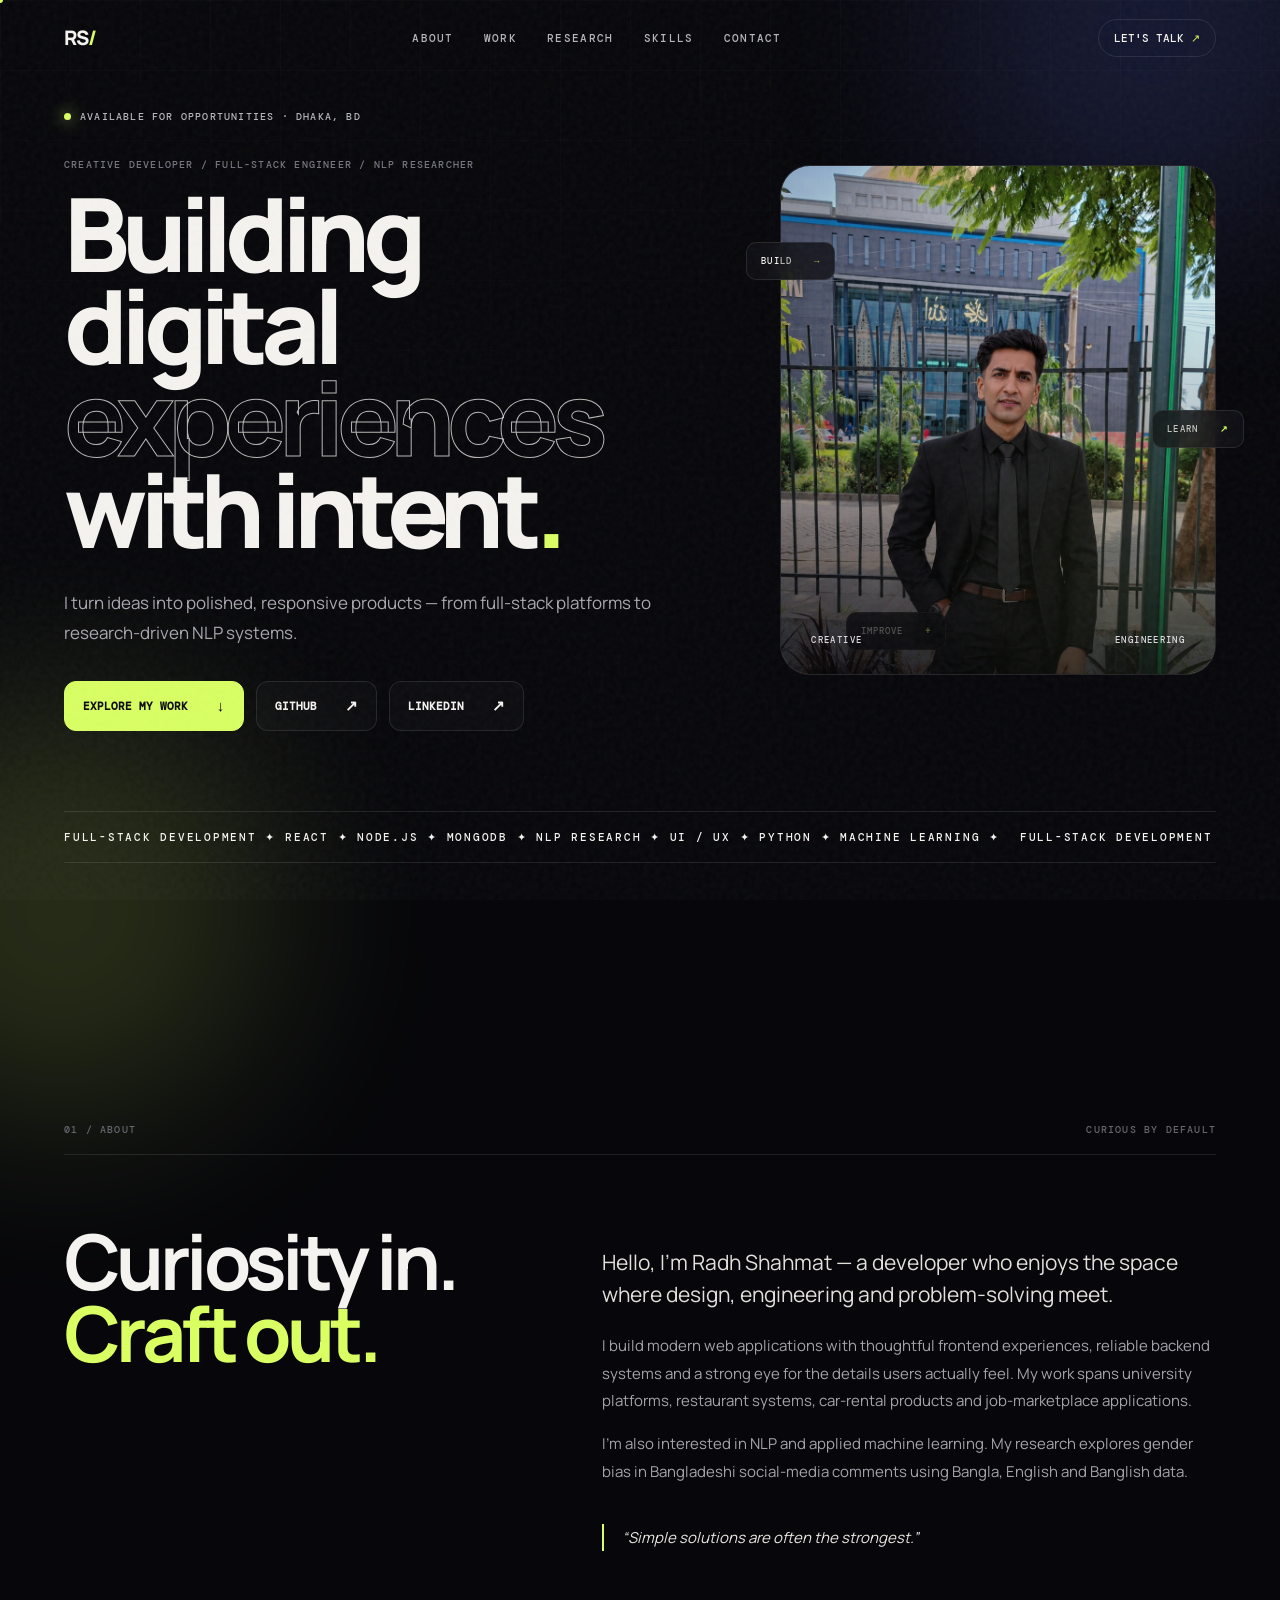
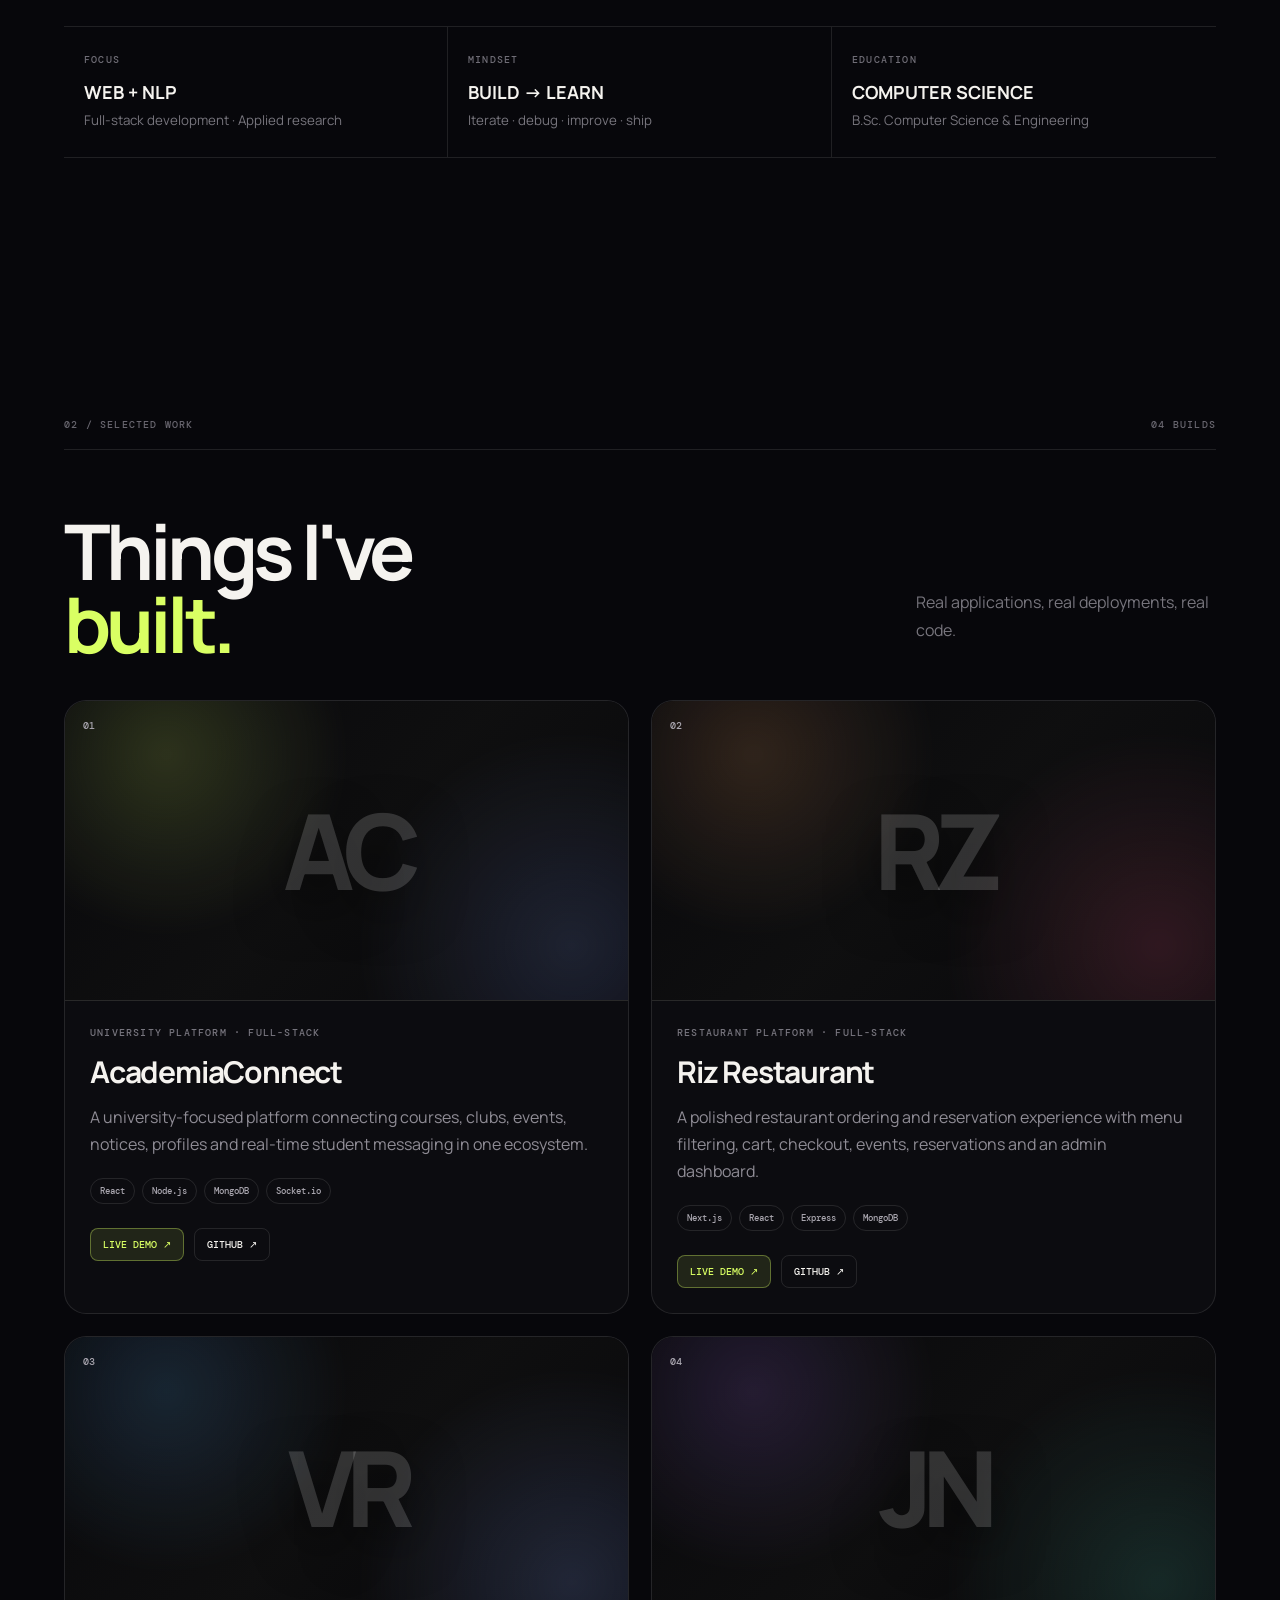
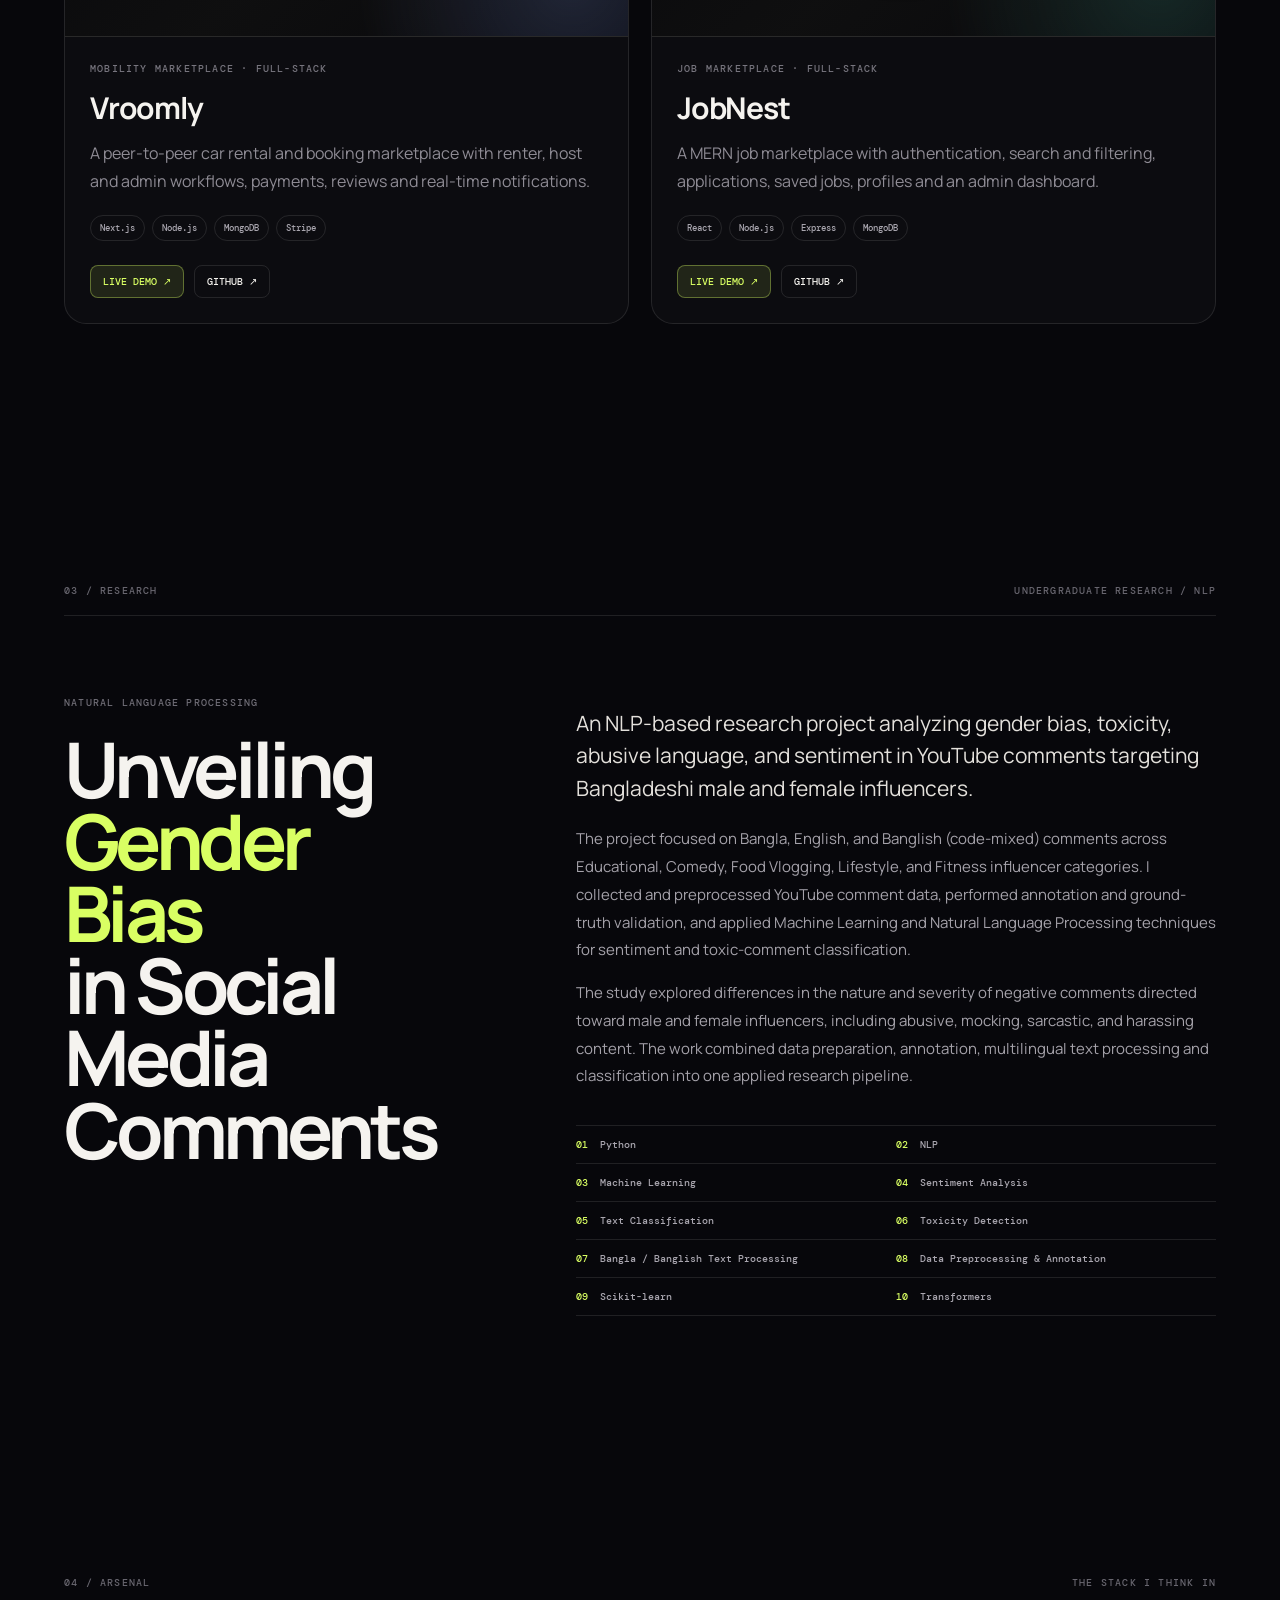
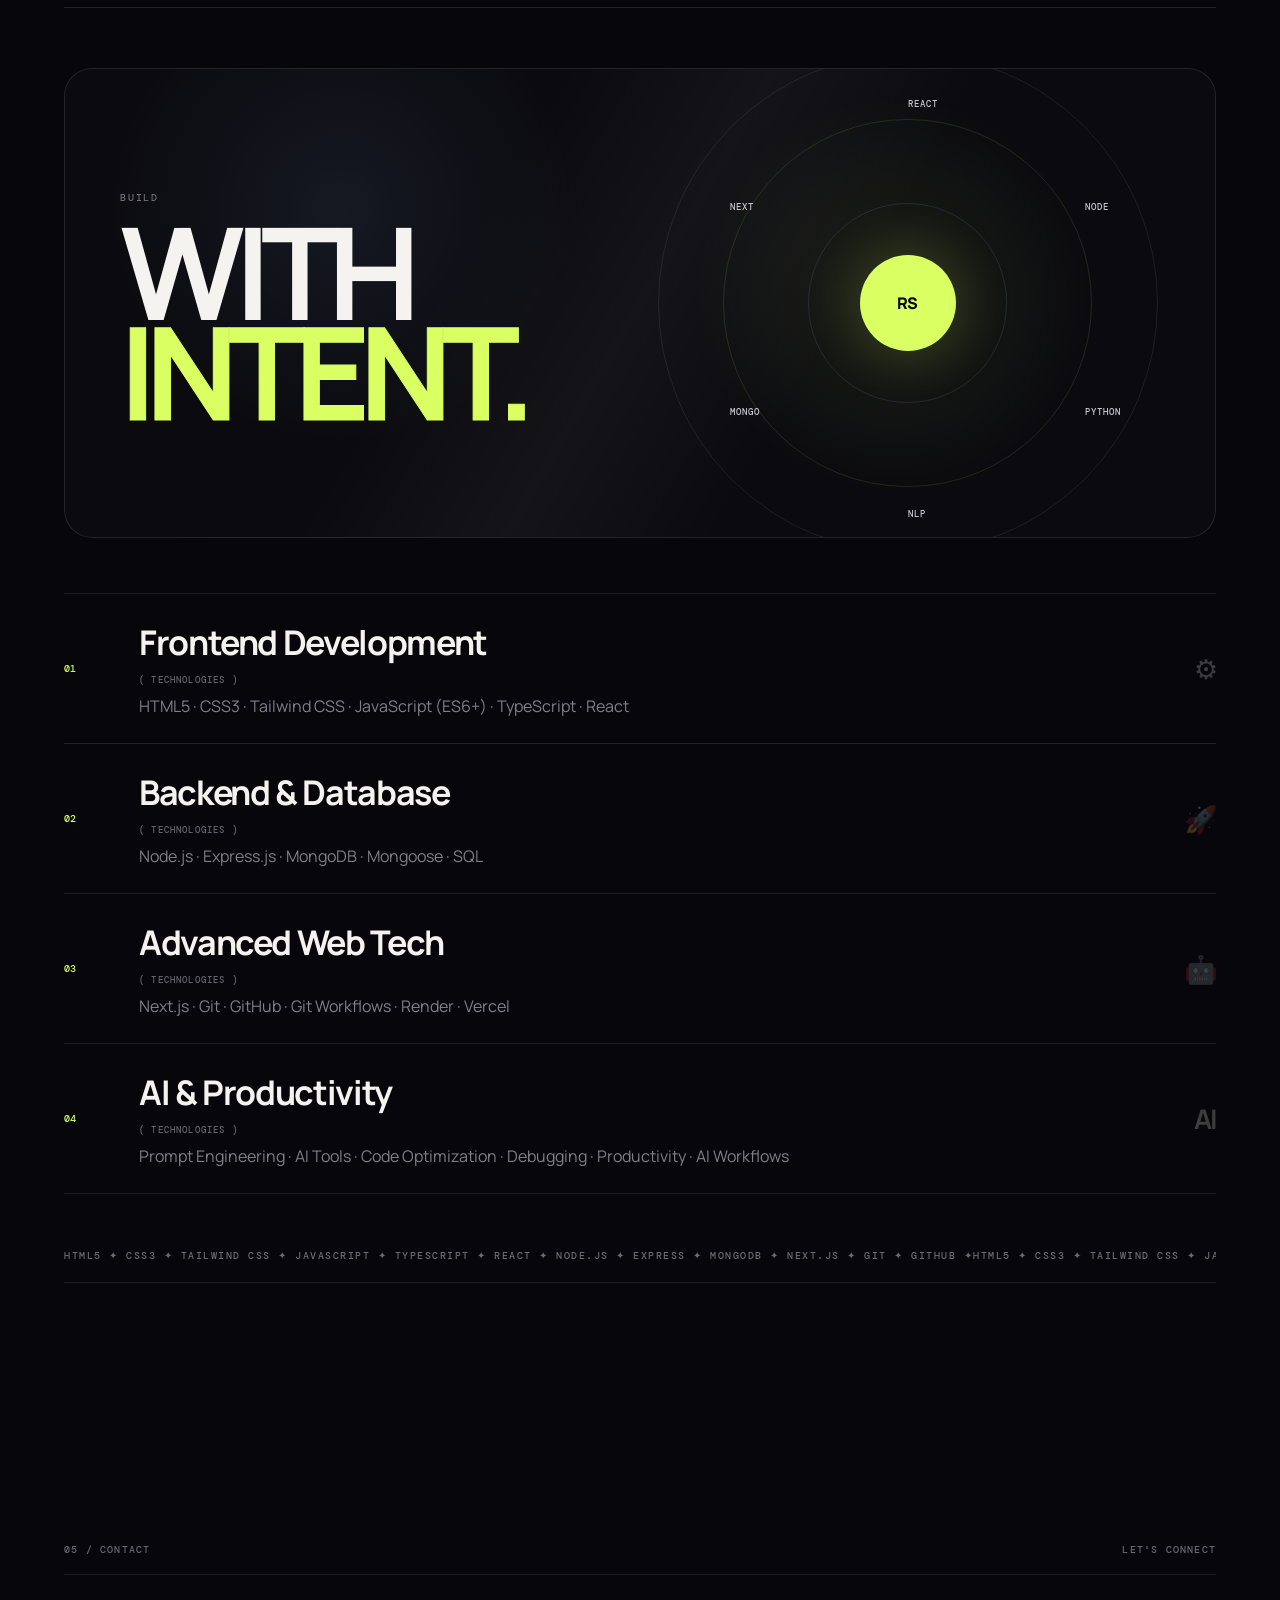
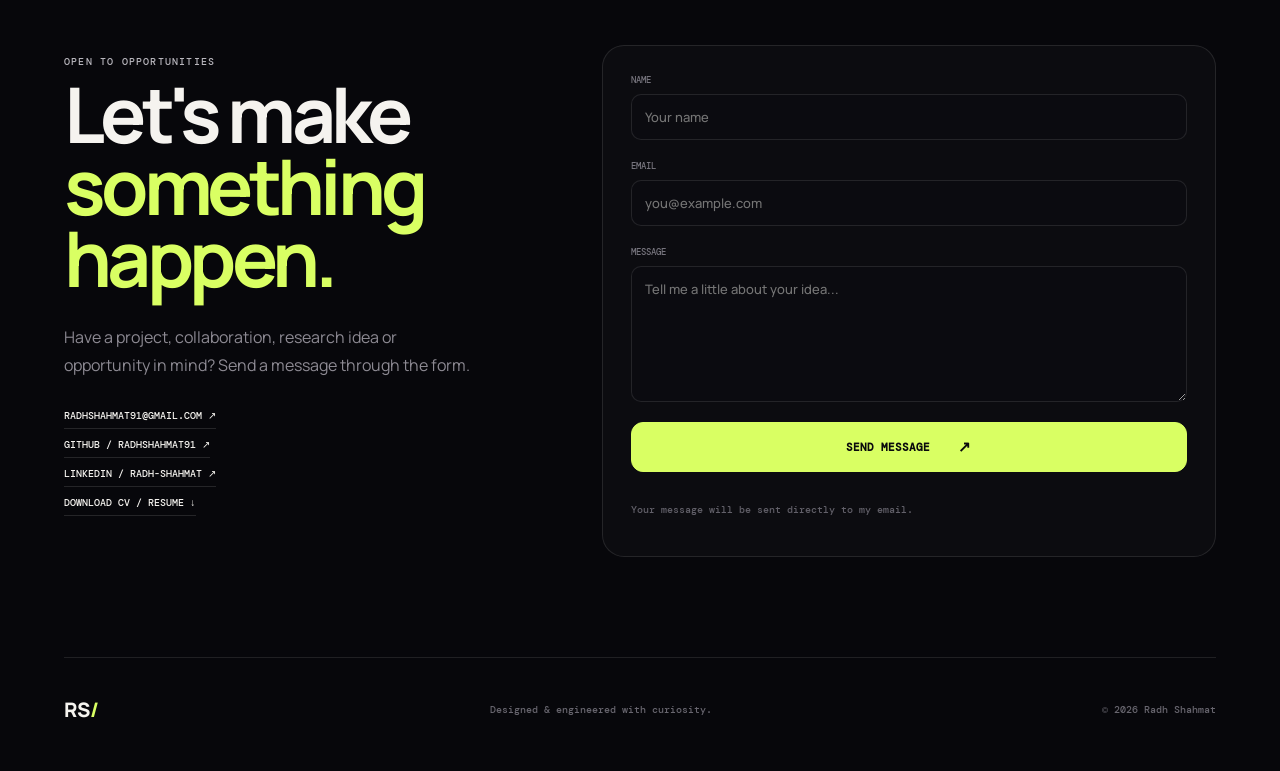
<file: index.html>
<!doctype html>
<html lang="en">
<head>
  <meta charset="utf-8">
  <meta name="viewport" content="width=device-width,initial-scale=1">
  <meta name="theme-color" content="#07070b">
  <meta name="description" content="Radh Shahmat — Creative Developer, full-stack engineer and NLP researcher.">
  <title>Radh Shahmat — Creative Developer</title>
  <link rel="preconnect" href="https://fonts.googleapis.com">
  <link rel="preconnect" href="https://fonts.gstatic.com" crossorigin>
  <link href="https://fonts.googleapis.com/css2?family=DM+Mono:wght@400;500&family=Manrope:wght@400;500;600;700;800&display=swap" rel="stylesheet">
  <link rel="stylesheet" href="styles.css">
</head>
<body>
  <div class="boot" id="boot" aria-hidden="true">
    <div class="cube-field" id="cubeField"></div>
    <div class="boot-name" id="bootName">RADH SHAHMAT</div>
    <div class="boot-status">INITIALIZING / <span id="bootPct">0</span>%</div>
  </div>

  <div class="cursor-dot" id="cursorDot"></div>
  <div class="cursor-ring" id="cursorRing"></div>
  <div class="noise"></div>
  <div class="orb orb-a"></div>
  <div class="orb orb-b"></div>

  <header class="nav">
    <a class="brand magnetic" href="#top" aria-label="Radh Shahmat home">RS<span>/</span></a>
    <nav>
      <a href="#about">About</a>
      <a href="#work">Work</a>
      <a href="#research">Research</a>
      <a href="#skills">Skills</a>
      <a href="#contact">Contact</a>
    </nav>
    <a class="nav-cta magnetic" href="#contact">Let's talk <span>↗</span></a>
  </header>

  <main id="top">
    <section class="hero section">
      <div class="hero-grid">
        <div class="hero-copy reveal">
          <div class="eyebrow"><i></i> AVAILABLE FOR OPPORTUNITIES · DHAKA, BD</div>
          <p class="kicker">CREATIVE DEVELOPER / FULL-STACK ENGINEER / NLP RESEARCHER</p>
          <h1>Building digital<br><span class="outline">experiences</span><br>with intent<span class="dot">.</span></h1>
          <p class="hero-text">I turn ideas into polished, responsive products — from full-stack platforms to research-driven NLP systems.</p>
          <div class="hero-actions">
            <a class="button primary magnetic" href="#work">Explore my work <span>↓</span></a>
            <a class="button ghost magnetic" href="https://github.com/radhshahmat91" target="_blank" rel="noopener">GitHub <span>↗</span></a>
            <a class="button ghost magnetic" href="https://www.linkedin.com/in/radh-shahmat-5b5420439" target="_blank" rel="noopener noreferrer">LinkedIn <span>↗</span></a>
          </div>
        </div>
        <div class="hero-visual reveal">
          <div class="portrait-frame profile-photo-frame">
            <img class="profile-photo" src="file_00000000b0e882119a90d015ba445bab.png" alt="Radh Shahmat profile photo" loading="eager" fetchpriority="high">
            <div class="photo-shade"></div>
            <div class="scanline"></div>
            <div class="portrait-glow"></div>
            <div class="portrait-caption"><span>CREATIVE</span><span>ENGINEERING</span></div>
          </div>
          <div class="float-card fc-1">BUILD <b>→</b></div>
          <div class="float-card fc-2">LEARN <b>↗</b></div>
          <div class="float-card fc-3">IMPROVE <b>+</b></div>
        </div>
      </div>
      <div class="marquee" aria-hidden="true">
        <div>FULL-STACK DEVELOPMENT ✦ REACT ✦ NODE.JS ✦ MONGODB ✦ NLP RESEARCH ✦ UI / UX ✦ PYTHON ✦ MACHINE LEARNING ✦</div>
        <div>FULL-STACK DEVELOPMENT ✦ REACT ✦ NODE.JS ✦ MONGODB ✦ NLP RESEARCH ✦ UI / UX ✦ PYTHON ✦ MACHINE LEARNING ✦</div>
      </div>
    </section>

    <section class="section about" id="about">
      <div class="section-head reveal"><span>01 / ABOUT</span><span>CURIOUS BY DEFAULT</span></div>
      <div class="about-grid">
        <div class="about-title reveal"><h2>Curiosity in.<br><em>Craft out.</em></h2></div>
        <div class="about-copy reveal">
          <p class="lead">Hello, I'm Radh Shahmat — a developer who enjoys the space where design, engineering and problem-solving meet.</p>
          <p>I build modern web applications with thoughtful frontend experiences, reliable backend systems and a strong eye for the details users actually feel. My work spans university platforms, restaurant systems, car-rental products and job-marketplace applications.</p>
          <p>I'm also interested in NLP and applied machine learning. My research explores gender bias in Bangladeshi social-media comments using Bangla, English and Banglish data.</p>
          <div class="quote">“Simple solutions are often the strongest.”</div>
        </div>
      </div>
      <div class="stats reveal">
        <div><span>FOCUS</span><strong>WEB + NLP</strong><small>Full-stack development · Applied research</small></div>
        <div><span>MINDSET</span><strong>BUILD → LEARN</strong><small>Iterate · debug · improve · ship</small></div>
        <div><span>EDUCATION</span><strong>COMPUTER SCIENCE</strong><small>B.Sc. Computer Science & Engineering</small></div>
      </div>
    </section>

    <section class="section work" id="work">
      <div class="section-head reveal"><span>02 / SELECTED WORK</span><span>04 BUILDS</span></div>
      <div class="work-intro reveal"><h2>Things I've<br><em>built.</em></h2><p>Real applications, real deployments, real code.</p></div>
      <div class="project-grid">
        <article class="project-card reveal tilt">
          <div class="project-visual project-edu" style="--project-image:url('https://images.unsplash.com/photo-1523240795612-9a054b0db644?auto=format&fit=crop&w=1200&q=82')"><span class="project-index">01</span><span class="project-symbol">AC</span><div class="visual-lines"></div></div>
          <div class="project-body">
            <div class="project-meta">UNIVERSITY PLATFORM · FULL-STACK</div>
            <h3>AcademiaConnect</h3>
            <p>A university-focused platform connecting courses, clubs, events, notices, profiles and real-time student messaging in one ecosystem.</p>
            <div class="tags"><span>React</span><span>Node.js</span><span>MongoDB</span><span>Socket.io</span></div>
            <div class="project-links"><a href="https://academia-connect-nine.vercel.app" target="_blank" rel="noopener" class="live">Live demo ↗</a><a href="https://github.com/radhshahmat91/AcademiaConnect" target="_blank" rel="noopener">GitHub ↗</a></div>
          </div>
        </article>

        <article class="project-card reveal tilt">
          <div class="project-visual project-food" style="--project-image:url('https://images.unsplash.com/photo-1517248135467-4c7edcad34c4?auto=format&fit=crop&w=1200&q=82')"><span class="project-index">02</span><span class="project-symbol">RZ</span><div class="visual-lines"></div></div>
          <div class="project-body">
            <div class="project-meta">RESTAURANT PLATFORM · FULL-STACK</div>
            <h3>Riz Restaurant</h3>
            <p>A polished restaurant ordering and reservation experience with menu filtering, cart, checkout, events, reservations and an admin dashboard.</p>
            <div class="tags"><span>Next.js</span><span>React</span><span>Express</span><span>MongoDB</span></div>
            <div class="project-links"><a href="https://riz-restaurant.vercel.app" target="_blank" rel="noopener" class="live">Live demo ↗</a><a href="https://github.com/radhshahmat91/Riz-Restaurant" target="_blank" rel="noopener">GitHub ↗</a></div>
          </div>
        </article>

        <article class="project-card reveal tilt">
          <div class="project-visual project-car" style="--project-image:url('https://images.unsplash.com/photo-1492144534655-ae79c964c9d7?auto=format&fit=crop&w=1200&q=82')"><span class="project-index">03</span><span class="project-symbol">VR</span><div class="visual-lines"></div></div>
          <div class="project-body">
            <div class="project-meta">MOBILITY MARKETPLACE · FULL-STACK</div>
            <h3>Vroomly</h3>
            <p>A peer-to-peer car rental and booking marketplace with renter, host and admin workflows, payments, reviews and real-time notifications.</p>
            <div class="tags"><span>Next.js</span><span>Node.js</span><span>MongoDB</span><span>Stripe</span></div>
            <div class="project-links"><a href="https://vroomly2-kappa.vercel.app" target="_blank" rel="noopener" class="live">Live demo ↗</a><a href="https://github.com/radhshahmat91/Vroomly2" target="_blank" rel="noopener">GitHub ↗</a></div>
          </div>
        </article>

        <article class="project-card reveal tilt">
          <div class="project-visual project-job" style="--project-image:url('https://images.unsplash.com/photo-1497366811353-6870744d04b2?auto=format&fit=crop&w=1200&q=82')"><span class="project-index">04</span><span class="project-symbol">JN</span><div class="visual-lines"></div></div>
          <div class="project-body">
            <div class="project-meta">JOB MARKETPLACE · FULL-STACK</div>
            <h3>JobNest</h3>
            <p>A MERN job marketplace with authentication, search and filtering, applications, saved jobs, profiles and an admin dashboard.</p>
            <div class="tags"><span>React</span><span>Node.js</span><span>Express</span><span>MongoDB</span></div>
            <div class="project-links"><a href="https://job-nest-mern.vercel.app" target="_blank" rel="noopener" class="live">Live demo ↗</a><a href="https://github.com/radhshahmat91/JobNest-MERN" target="_blank" rel="noopener">GitHub ↗</a></div>
          </div>
        </article>
      </div>
    </section>

    <section class="section research" id="research">
      <div class="section-head reveal"><span>03 / RESEARCH</span><span>UNDERGRADUATE RESEARCH / NLP</span></div>
      <div class="research-grid">
        <div class="research-title reveal"><p class="research-label">NATURAL LANGUAGE PROCESSING</p><h2>Unveiling<br><em>Gender Bias</em><br>in Social Media Comments</h2></div>
        <div class="research-copy reveal">
          <p class="lead">An NLP-based research project analyzing gender bias, toxicity, abusive language, and sentiment in YouTube comments targeting Bangladeshi male and female influencers.</p>
          <p>The project focused on Bangla, English, and Banglish (code-mixed) comments across Educational, Comedy, Food Vlogging, Lifestyle, and Fitness influencer categories. I collected and preprocessed YouTube comment data, performed annotation and ground-truth validation, and applied Machine Learning and Natural Language Processing techniques for sentiment and toxic-comment classification.</p>
          <p>The study explored differences in the nature and severity of negative comments directed toward male and female influencers, including abusive, mocking, sarcastic, and harassing content. The work combined data preparation, annotation, multilingual text processing and classification into one applied research pipeline.</p>
          <div class="research-skills">
            <div><span>01</span>Python</div><div><span>02</span>NLP</div><div><span>03</span>Machine Learning</div><div><span>04</span>Sentiment Analysis</div><div><span>05</span>Text Classification</div><div><span>06</span>Toxicity Detection</div><div><span>07</span>Bangla / Banglish Text Processing</div><div><span>08</span>Data Preprocessing & Annotation</div><div><span>09</span>Scikit-learn</div><div><span>10</span>Transformers</div>
          </div>
        </div>
      </div>
    </section>

    <section class="section skills" id="skills">
      <div class="section-head reveal"><span>04 / ARSENAL</span><span>THE STACK I THINK IN</span></div>
      <div class="skills-hero reveal">
        <div class="skills-display">
          <span>BUILD</span>
          <strong>WITH<br><em>INTENT.</em></strong>
        </div>
        <div class="skills-orbit" aria-hidden="true">
          <span style="--i:0">REACT</span><span style="--i:1">NODE</span><span style="--i:2">PYTHON</span>
          <span style="--i:3">NLP</span><span style="--i:4">MONGO</span><span style="--i:5">NEXT</span>
          <span class="orbit-core">RS</span>
        </div>
      </div>
      <div class="skills-stage skills-clean">
        <div class="skill-panel reveal"><span class="skill-no">01</span><div><h3>Frontend Development</h3><p class="skill-subtitle">( Technologies )</p><p>HTML5 · CSS3 · Tailwind CSS · JavaScript (ES6+) · TypeScript · React</p></div><b>⚙️</b></div>
        <div class="skill-panel reveal"><span class="skill-no">02</span><div><h3>Backend &amp; Database</h3><p class="skill-subtitle">( Technologies )</p><p>Node.js · Express.js · MongoDB · Mongoose · SQL</p></div><b>🚀</b></div>
        <div class="skill-panel reveal"><span class="skill-no">03</span><div><h3>Advanced Web Tech</h3><p class="skill-subtitle">( Technologies )</p><p>Next.js · Git · GitHub · Git Workflows · Render · Vercel</p></div><b>🤖</b></div>
        <div class="skill-panel reveal"><span class="skill-no">04</span><div><h3>AI &amp; Productivity</h3><p class="skill-subtitle">( Technologies )</p><p>Prompt Engineering · AI Tools · Code Optimization · Debugging · Productivity · AI Workflows</p></div><b>AI</b></div>
      </div>
      <div class="skill-ticker" aria-hidden="true"><div>HTML5 ✦ CSS3 ✦ TAILWIND CSS ✦ JAVASCRIPT ✦ TYPESCRIPT ✦ REACT ✦ NODE.JS ✦ EXPRESS ✦ MONGODB ✦ NEXT.JS ✦ GIT ✦ GITHUB ✦</div><div>HTML5 ✦ CSS3 ✦ TAILWIND CSS ✦ JAVASCRIPT ✦ TYPESCRIPT ✦ REACT ✦ NODE.JS ✦ EXPRESS ✦ MONGODB ✦ NEXT.JS ✦ GIT ✦ GITHUB ✦</div></div>
    </section>

    <section class="section contact" id="contact">
      <div class="section-head reveal"><span>05 / CONTACT</span><span>LET'S CONNECT</span></div>
      <div class="contact-grid">
        <div class="contact-title reveal">
          <p class="eyebrow">OPEN TO OPPORTUNITIES</p>
          <h2>Let's make<br><em>something happen.</em></h2>
          <p>Have a project, collaboration, research idea or opportunity in mind? Send a message through the form.</p>
          <div class="contact-links">
            <a href="mailto:radhshahmat91@gmail.com">radhshahmat91@gmail.com ↗</a>
            <a href="https://github.com/radhshahmat91" target="_blank" rel="noopener">GitHub / radhshahmat91 ↗</a>
            <a href="https://www.linkedin.com/in/radh-shahmat-5b5420439" target="_blank" rel="noopener noreferrer">LinkedIn / radh-shahmat ↗</a>
            <a href="Radh_Shahmat_CV.pdf" download>Download CV / Resume ↓</a>
          </div>
        </div>
      <form class="contact-form reveal"
      action="https://api.web3forms.com/submit"
      method="POST">

  <!-- Web3Forms Access Key -->
  <input type="hidden"
         name="access_key"
         value="0fafbd31-5a26-4eb5-9c90-25a0f3d89994">

  <!-- Email subject -->
  <input type="hidden"
         name="subject"
         value="New portfolio message for Radh Shahmat">

  <!-- Sender name shown in the email -->
  <input type="hidden"
         name="from_name"
         value="Radh Shahmat Portfolio">

  <!-- Spam protection -->
  <input type="checkbox"
         name="botcheck"
         style="display:none">

  <label>
    Name
    <input required
           type="text"
           name="name"
           placeholder="Your name">
  </label>

  <label>
    Email
    <input required
           type="email"
           name="email"
           placeholder="you@example.com">
  </label>

  <label>
    Message
    <textarea required
              name="message"
              rows="6"
              placeholder="Tell me a little about your idea..."></textarea>
  </label>

  <button class="button primary magnetic" type="submit">
    Send message <span>↗</span>
  </button>

  <p class="form-note">
    Your message will be sent directly to my email.
  </p>

</form>
      </div>
    </section>
  </main>

  <footer>
    <div class="footer-brand">RS<span>/</span></div>
    <p>Designed & engineered with curiosity.</p>
    <p>© <span id="year"></span> Radh Shahmat</p>
  </footer>

  <button class="to-top magnetic" id="toTop" aria-label="Back to top">↑</button>
  <script src="script.js"></script>
</body>
</html>
</file>
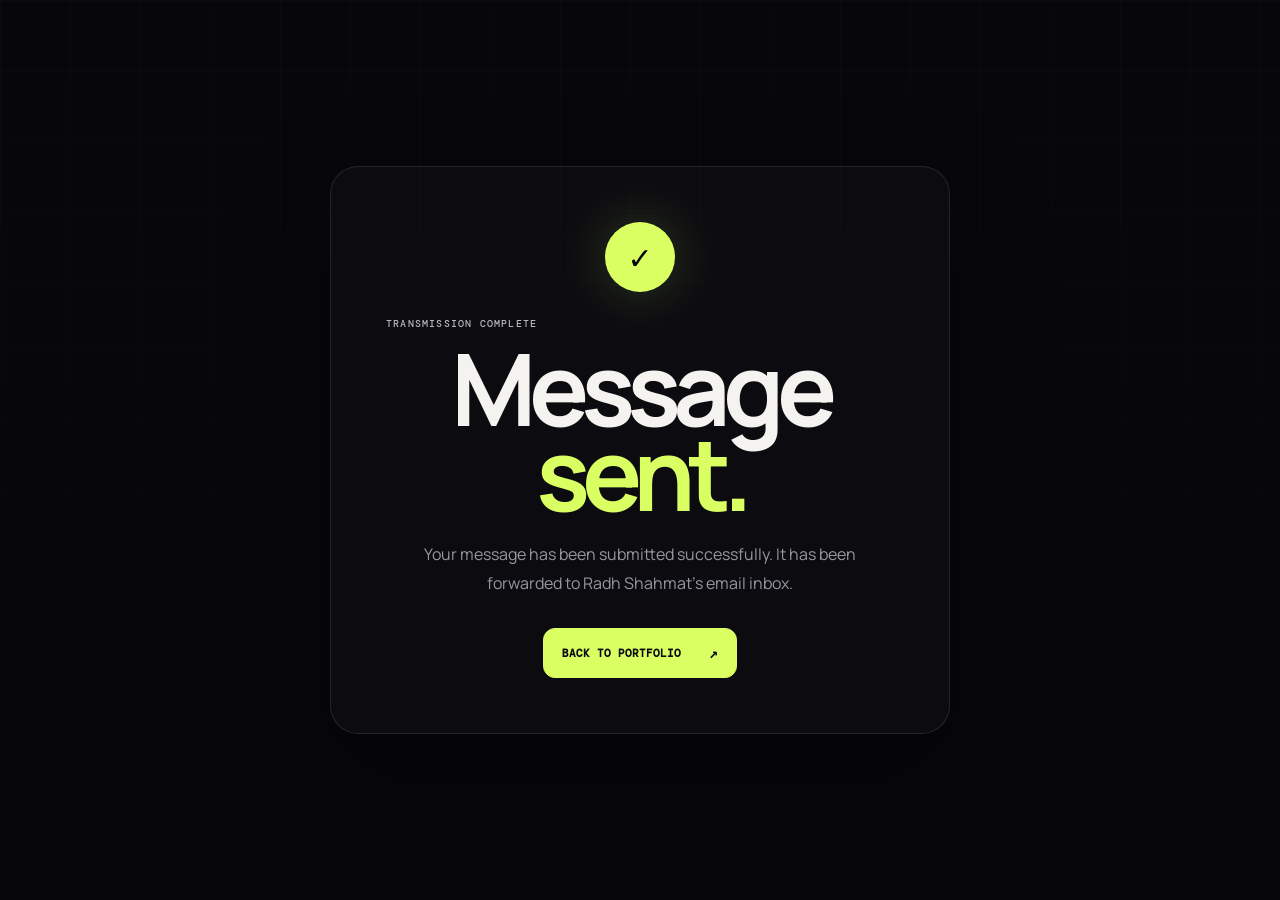
<file: thank-you.html>
<!doctype html>
<html lang="en">
<head>
  <meta charset="utf-8">
  <meta name="viewport" content="width=device-width,initial-scale=1">
  <meta name="theme-color" content="#07070b">
  <title>Message sent — Radh Shahmat</title>
  <link rel="preconnect" href="https://fonts.googleapis.com">
  <link rel="preconnect" href="https://fonts.gstatic.com" crossorigin>
  <link href="https://fonts.googleapis.com/css2?family=DM+Mono:wght@400;500&family=Manrope:wght@500;700;800&display=swap" rel="stylesheet">
  <link rel="stylesheet" href="styles.css">
</head>
<body class="thanks-page">
  <main class="thanks-card">
    <div class="thanks-mark">✓</div>
    <p class="eyebrow">TRANSMISSION COMPLETE</p>
    <h1>Message<br><em>sent.</em></h1>
    <p>Your message has been submitted successfully. It has been forwarded to Radh Shahmat's email inbox.</p>
    <a class="button primary" href="index.html">Back to portfolio <span>↗</span></a>
  </main>
</body>
</html>
</file>
<file: styles.css>
:root{
  --bg:#07070b;--panel:#101016;--panel2:#15151d;--text:#f5f3ef;--muted:#9c9aa3;
  --line:rgba(255,255,255,.1);--accent:#d9ff63;--accent2:#8aa7ff;--max:1240px;
  --ease:cubic-bezier(.2,.8,.2,1)
}
*{box-sizing:border-box}html{scroll-behavior:smooth}body{margin:0;background:var(--bg);color:var(--text);font-family:Manrope,system-ui,sans-serif;overflow-x:hidden}
body:before{content:"";position:fixed;inset:0;background:linear-gradient(rgba(255,255,255,.018) 1px,transparent 1px),linear-gradient(90deg,rgba(255,255,255,.018) 1px,transparent 1px);background-size:70px 70px;mask-image:linear-gradient(to bottom,black,transparent 85%);pointer-events:none;z-index:-2}
a{color:inherit;text-decoration:none}.noise{position:fixed;inset:0;pointer-events:none;opacity:.045;z-index:30;background-image:url("data:image/svg+xml,%3Csvg viewBox='0 0 180 180' xmlns='http://www.w3.org/2000/svg'%3E%3Cfilter id='n'%3E%3CfeTurbulence type='fractalNoise' baseFrequency='.9' numOctaves='3' stitchTiles='stitch'/%3E%3C/filter%3E%3Crect width='100%25' height='100%25' filter='url(%23n)'/%3E%3C/svg%3E")}
.orb{position:fixed;width:420px;height:420px;border-radius:50%;filter:blur(100px);opacity:.16;pointer-events:none;z-index:-1}.orb-a{background:#6477ff;top:-180px;right:-80px}.orb-b{background:#d9ff63;bottom:-220px;left:-150px}
.nav{position:fixed;top:0;left:0;right:0;height:76px;padding:0 5vw;display:flex;align-items:center;justify-content:space-between;border-bottom:1px solid transparent;z-index:20;transition:.4s var(--ease)}
.nav.scrolled{background:rgba(7,7,11,.76);backdrop-filter:blur(18px);border-color:var(--line)}.brand{font-weight:800;font-size:20px;letter-spacing:-1px}.brand span,.footer-brand span{color:var(--accent)}
.nav nav{display:flex;gap:30px;font:500 11px "DM Mono",monospace;text-transform:uppercase;letter-spacing:.12em;color:#b8b6bd}.nav nav a{transition:.3s}.nav nav a:hover{color:var(--accent)}
.nav-cta{font:500 11px "DM Mono",monospace;text-transform:uppercase;border:1px solid var(--line);padding:11px 15px;border-radius:100px}.nav-cta span{color:var(--accent)}
.section{width:min(var(--max),90vw);margin:auto;padding:130px 0}.hero{min-height:100vh;display:flex;flex-direction:column;justify-content:center;padding-top:110px}.hero-grid{display:grid;grid-template-columns:1.18fr .82fr;gap:7vw;align-items:center}.eyebrow,.kicker,.project-meta,.research-label,.section-head,.stats span,.form-note{font:500 10px "DM Mono",monospace;letter-spacing:.12em;text-transform:uppercase}.eyebrow{display:flex;gap:9px;align-items:center;color:#b8b6bd}.eyebrow i{display:block;width:7px;height:7px;background:var(--accent);border-radius:50%;box-shadow:0 0 16px var(--accent)}
.kicker{margin:35px 0 16px;color:#777681}.hero h1{font-size:clamp(52px,8vw,116px);line-height:.9;letter-spacing:-.07em;margin:0;font-weight:800}.hero h1 .outline{color:transparent;-webkit-text-stroke:1px rgba(245,243,239,.75)}.hero h1 .dot{color:var(--accent)}
.hero-text{max-width:600px;color:#aaa7b0;font-size:17px;line-height:1.8;margin:32px 0}.hero-actions{display:flex;gap:12px}.button{display:inline-flex;align-items:center;justify-content:center;gap:28px;padding:14px 18px;border-radius:12px;border:1px solid var(--line);font:600 11px "DM Mono",monospace;text-transform:uppercase;transition:.35s var(--ease)}.button:hover{transform:translateY(-3px)}.button.primary{background:var(--accent);color:#0a0a0d;border-color:var(--accent)}.button.ghost{background:rgba(255,255,255,.025)}.button span{font-size:15px}
.hero-visual{position:relative;height:510px}.portrait-frame{height:100%;border:1px solid var(--line);border-radius:30px;overflow:hidden;position:relative;background:radial-gradient(circle at 65% 30%,rgba(138,167,255,.24),transparent 32%),linear-gradient(135deg,#161620,#08080c)}
.portrait-frame:before{content:"";position:absolute;inset:14px;border:1px solid rgba(255,255,255,.07);border-radius:22px}.portrait-letter{position:absolute;inset:0;display:grid;place-items:center;font-size:clamp(120px,20vw,240px);font-weight:800;letter-spacing:-.1em;color:rgba(255,255,255,.04);text-shadow:0 0 60px rgba(217,255,99,.08)}.portrait-glow{position:absolute;width:230px;height:230px;border-radius:50%;background:var(--accent);filter:blur(100px);opacity:.18;top:22%;left:22%;animation:float 5s ease-in-out infinite}.scanline{position:absolute;inset:0;background:linear-gradient(transparent 49%,rgba(217,255,99,.08) 50%,transparent 51%);background-size:100% 12px;opacity:.4}.portrait-caption{position:absolute;bottom:28px;left:30px;right:30px;display:flex;justify-content:space-between;font:500 9px "DM Mono",monospace;letter-spacing:.15em;color:#8b8992}
.float-card{position:absolute;padding:12px 14px;border:1px solid var(--line);background:rgba(16,16,22,.8);backdrop-filter:blur(12px);border-radius:10px;font:500 9px "DM Mono",monospace;letter-spacing:.12em}.float-card b{color:var(--accent);margin-left:16px}.fc-1{left:-34px;top:15%;animation:float 4s ease-in-out infinite}.fc-2{right:-28px;top:48%;animation:float 5s ease-in-out -.8s infinite}.fc-3{left:15%;bottom:5%;animation:float 6s ease-in-out -1.5s infinite}
.marquee{margin-top:80px;overflow:hidden;border-top:1px solid var(--line);border-bottom:1px solid var(--line);white-space:nowrap;display:flex}.marquee div{font:500 11px "DM Mono",monospace;letter-spacing:.16em;padding:18px 0;min-width:max-content;animation:marquee 28s linear infinite}.marquee div+div{margin-left:20px}
.section-head{display:flex;justify-content:space-between;color:#68666f;padding-bottom:18px;border-bottom:1px solid var(--line)}.about-grid,.research-grid,.contact-grid{display:grid;grid-template-columns:.8fr 1.2fr;gap:10vw;margin-top:70px}.about-title h2,.work-intro h2,.research-title h2,.contact-title h2{font-size:clamp(44px,6vw,82px);line-height:.94;letter-spacing:-.06em;margin:0}.about-title em,.work-intro em,.research-title em,.contact-title em{font-style:normal;color:var(--accent)}.about-copy{max-width:680px;color:#a5a2ab;line-height:1.85;font-size:15px}.about-copy .lead,.research-copy .lead{color:#e3e0db;font-size:21px;line-height:1.55}.quote{margin-top:38px;color:#e8e5df;border-left:2px solid var(--accent);padding-left:18px;font-style:italic}.stats{display:grid;grid-template-columns:repeat(3,1fr);border-top:1px solid var(--line);border-bottom:1px solid var(--line);margin-top:75px}.stats>div{padding:26px 20px;border-right:1px solid var(--line)}.stats>div:last-child{border-right:0}.stats span{display:block;color:#6f6d76;margin-bottom:14px}.stats strong{display:block;font-size:18px}.stats small{display:block;color:#77757d;margin-top:7px;line-height:1.5}
.work-intro{display:flex;align-items:end;justify-content:space-between;margin:65px 0 40px}.work-intro p{max-width:300px;color:#77757d;line-height:1.7}.project-grid{display:grid;grid-template-columns:repeat(2,1fr);gap:22px}.project-card{border:1px solid var(--line);border-radius:22px;background:rgba(255,255,255,.025);overflow:hidden;transition:.5s var(--ease);transform-style:preserve-3d}.project-card:hover{border-color:rgba(217,255,99,.38);box-shadow:0 30px 70px rgba(0,0,0,.25)}.project-visual{height:300px;position:relative;overflow:hidden;border-bottom:1px solid var(--line);background:#111}.project-visual:before{content:"";position:absolute;inset:-30%;background:radial-gradient(circle at 30% 30%,rgba(217,255,99,.32),transparent 25%),radial-gradient(circle at 75% 70%,rgba(138,167,255,.3),transparent 28%);filter:blur(4px);transition:.8s var(--ease)}.project-card:hover .project-visual:before{transform:scale(1.18) rotate(6deg)}.project-food:before{background:radial-gradient(circle at 30% 30%,rgba(255,172,100,.3),transparent 25%),radial-gradient(circle at 75% 70%,rgba(255,96,137,.3),transparent 28%)}.project-car:before{background:radial-gradient(circle at 30% 30%,rgba(90,180,255,.3),transparent 25%),radial-gradient(circle at 75% 70%,rgba(138,167,255,.35),transparent 28%)}.project-job:before{background:radial-gradient(circle at 30% 30%,rgba(176,119,255,.3),transparent 25%),radial-gradient(circle at 75% 70%,rgba(99,255,218,.25),transparent 28%)}.project-index{position:absolute;top:18px;left:18px;font:500 10px "DM Mono",monospace;color:#aaa7b0}.project-symbol{position:absolute;inset:0;display:grid;place-items:center;font-size:105px;font-weight:800;letter-spacing:-.1em;color:rgba(255,255,255,.07)}.visual-lines{position:absolute;inset:0;background:linear-gradient(120deg,transparent 45%,rgba(255,255,255,.06) 50%,transparent 55%);transform:translateX(-100%);transition:1s}.project-card:hover .visual-lines{transform:translateX(100%)}.project-body{padding:25px}.project-meta{color:#77757e}.project-body h3{font-size:30px;letter-spacing:-.04em;margin:12px 0}.project-body p{color:#8f8c95;line-height:1.7;margin:0 0 20px}.tags{display:flex;flex-wrap:wrap;gap:7px}.tags span{border:1px solid var(--line);border-radius:100px;padding:6px 9px;color:#aaa7b0;font:500 9px "DM Mono",monospace}.project-links{display:flex;gap:10px;margin-top:24px}.project-links a{font:500 10px "DM Mono",monospace;text-transform:uppercase;padding:9px 12px;border:1px solid var(--line);border-radius:8px}.project-links .live{background:rgba(217,255,99,.1);border-color:rgba(217,255,99,.35);color:var(--accent)}
.research-grid{grid-template-columns:.75fr 1.25fr}.research-label{color:#6e6c75;margin-bottom:24px}.research-copy{color:#a5a2aa;line-height:1.85;font-size:15px}.research-skills{display:grid;grid-template-columns:repeat(2,1fr);border-top:1px solid var(--line);margin-top:35px}.research-skills div{padding:12px 0;border-bottom:1px solid var(--line);font:500 10px "DM Mono",monospace;color:#aaa7b0}.research-skills span{color:var(--accent);margin-right:12px}
.skills-list{margin-top:55px;border-top:1px solid var(--line)}.skill-row{display:grid;grid-template-columns:50px .65fr 1.35fr;gap:20px;align-items:center;padding:30px 0;border-bottom:1px solid var(--line)}.skill-row>span{font:500 10px "DM Mono",monospace;color:var(--accent)}.skill-row h3{margin:0;font-size:24px}.skill-row p{margin:0;color:#8d8a93;line-height:1.6}
.contact{padding-bottom:100px}.contact-grid{align-items:start}.contact-title>p:not(.eyebrow){max-width:500px;color:#8d8a93;line-height:1.75;margin-top:28px}.contact-links{display:flex;flex-direction:column;gap:9px;margin-top:30px}.contact-links a{width:max-content;border-bottom:1px solid rgba(255,255,255,.12);padding-bottom:6px;font:500 10px "DM Mono",monospace;text-transform:uppercase}.contact-links a:hover{color:var(--accent);border-color:var(--accent)}.contact-form{border:1px solid var(--line);padding:28px;border-radius:22px;background:rgba(255,255,255,.025);display:flex;flex-direction:column;gap:20px}.contact-form label{font:500 9px "DM Mono",monospace;text-transform:uppercase;color:#77757e}.contact-form input,.contact-form textarea{display:block;width:100%;margin-top:8px;border:1px solid var(--line);border-radius:10px;background:#0b0b10;color:var(--text);padding:13px;font:500 13px Manrope;outline:none;resize:vertical}.contact-form input:focus,.contact-form textarea:focus{border-color:rgba(217,255,99,.55);box-shadow:0 0 0 3px rgba(217,255,99,.05)}.form-note{color:#626069;line-height:1.6;text-transform:none;letter-spacing:0}.form-note code{color:#aaa7b0}
footer{width:min(var(--max),90vw);margin:auto;border-top:1px solid var(--line);padding:35px 0 45px;display:flex;align-items:center;justify-content:space-between;color:#68666f;font:500 10px "DM Mono",monospace}.footer-brand{font:800 20px Manrope;color:var(--text)}
.to-top{position:fixed;right:24px;bottom:24px;width:44px;height:44px;border-radius:50%;border:1px solid var(--line);background:rgba(16,16,22,.8);color:var(--text);z-index:10;cursor:pointer;opacity:0;transform:translateY(15px);transition:.3s}.to-top.show{opacity:1;transform:none}
.cursor-dot,.cursor-ring{position:fixed;pointer-events:none;z-index:100;display:none}.cursor-dot{width:6px;height:6px;border-radius:50%;background:var(--accent);transform:translate(-50%,-50%)}.cursor-ring{width:30px;height:30px;border:1px solid rgba(217,255,99,.5);border-radius:50%;transform:translate(-50%,-50%);transition:width .2s,height .2s}.cursor-ring.hover{width:55px;height:55px;background:rgba(217,255,99,.04)}
.reveal{opacity:0;transform:translateY(30px);transition:opacity .8s var(--ease),transform .8s var(--ease)}.reveal.visible{opacity:1;transform:none}
.boot{position:fixed;inset:0;background:#050507;z-index:200;display:grid;place-items:center;overflow:hidden;transition:opacity .8s var(--ease),visibility .8s}.boot.done{opacity:0;visibility:hidden;pointer-events:none}.boot-name{font-size:clamp(38px,8vw,100px);font-weight:800;letter-spacing:-.08em;position:relative;z-index:2;opacity:0;transform:scale(.95);transition:.45s}.boot-name.show{opacity:1;transform:none}.boot-status{position:absolute;bottom:35px;left:50%;transform:translateX(-50%);font:500 9px "DM Mono",monospace;color:#6f6d75;letter-spacing:.15em}.cube-field{position:absolute;inset:0;display:grid;grid-template-columns:repeat(18,1fr);grid-auto-rows:1fr;gap:4px;padding:7vh 7vw}.cube{background:rgba(255,255,255,.055);border:1px solid rgba(255,255,255,.03);transform:scale(.15) rotateX(60deg) rotateZ(45deg);opacity:0;animation:cubeIn .55s var(--delay) forwards}.cube.hot{background:var(--accent);box-shadow:0 0 24px rgba(217,255,99,.35)}
@keyframes cubeIn{to{opacity:1;transform:scale(1) rotateX(0) rotateZ(0)}}@keyframes float{50%{transform:translateY(-12px)}}@keyframes marquee{to{transform:translateX(-100%)}} 
@media (min-width:800px){.cursor-dot,.cursor-ring{display:block}}
@media (max-width:800px){.nav{padding:0 5vw}.nav nav{display:none}.nav-cta{padding:9px 12px}.hero-grid,.about-grid,.research-grid,.contact-grid{grid-template-columns:1fr;gap:50px}.hero{padding-top:130px}.hero-visual{height:400px}.float-card{display:none}.project-grid{grid-template-columns:1fr}.stats{grid-template-columns:1fr}.stats>div{border-right:0;border-bottom:1px solid var(--line)}.stats>div:last-child{border-bottom:0}.work-intro{display:block}.work-intro p{margin-top:25px}.skill-row{grid-template-columns:35px 1fr}.skill-row p{grid-column:2}.research-skills{grid-template-columns:1fr}.section{padding:95px 0}.section-head{font-size:8px}.contact-form{padding:20px}footer{flex-direction:column;gap:14px;align-items:flex-start}}
@media (prefers-reduced-motion:reduce){*,*:before,*:after{animation-duration:.01ms!important;animation-iteration-count:1!important;scroll-behavior:auto!important;transition-duration:.01ms!important}}

/* --- PHOTO LAYER --- */
.profile-photo-frame{background:#0a0a0e}
.profile-photo{position:absolute;inset:0;width:100%;height:100%;object-fit:cover;object-position:center 25%;filter:saturate(.82) contrast(1.06);transform:scale(1.015);transition:transform 1.2s var(--ease),filter .6s var(--ease)}
.portrait-frame:hover .profile-photo{transform:scale(1.055);filter:saturate(1) contrast(1.08)}
.photo-shade{position:absolute;inset:0;background:linear-gradient(180deg,rgba(5,5,8,.05) 15%,rgba(5,5,8,.22) 60%,rgba(5,5,8,.78) 100%),linear-gradient(90deg,rgba(7,7,11,.18),transparent 55%);z-index:1}
.profile-photo-frame .scanline,.profile-photo-frame .portrait-glow,.profile-photo-frame .portrait-caption{z-index:2}
.profile-photo-frame .portrait-glow{left:55%;top:58%;opacity:.12}
.profile-photo-frame .portrait-caption{color:#dedbe0}

/* --- PROJECT PHOTOS --- */
.project-visual{background-image:var(--project-image);background-size:cover;background-position:center;isolation:isolate}
.project-visual:after{content:"";position:absolute;inset:0;background:linear-gradient(135deg,rgba(5,5,9,.72),rgba(5,5,9,.18) 50%,rgba(5,5,9,.76));z-index:-1}
.project-visual:before{z-index:0;mix-blend-mode:screen;opacity:.5}
.project-visual .project-index,.project-visual .project-symbol,.project-visual .visual-lines{z-index:2}
.project-symbol{color:rgba(255,255,255,.16);text-shadow:0 18px 50px rgba(0,0,0,.55)}
.project-card:hover .project-visual{background-position:center 48%}

/* --- DRAMATIC SKILLS --- */
.skills-hero{min-height:470px;margin-top:60px;border:1px solid var(--line);border-radius:28px;position:relative;overflow:hidden;background:radial-gradient(circle at 72% 48%,rgba(217,255,99,.08),transparent 23%),radial-gradient(circle at 24% 30%,rgba(138,167,255,.08),transparent 25%),rgba(255,255,255,.018);display:flex;align-items:center;padding:55px}
.skills-hero:before{content:"";position:absolute;inset:0;background:linear-gradient(120deg,transparent 35%,rgba(255,255,255,.04) 50%,transparent 65%);animation:skillsSweep 6s linear infinite}
.skills-display{position:relative;z-index:2}.skills-display span{font:500 10px "DM Mono",monospace;letter-spacing:.18em;color:#6f6d76}.skills-display strong{display:block;font-size:clamp(65px,10vw,145px);line-height:.78;letter-spacing:-.08em;margin-top:16px}.skills-display em{font-style:normal;color:var(--accent);-webkit-text-stroke:1px var(--accent)}
.skills-orbit{position:absolute;width:min(43vw,500px);height:min(43vw,500px);right:5%;top:50%;transform:translateY(-50%);border:1px solid rgba(255,255,255,.08);border-radius:50%;animation:orbitSpin 22s linear infinite}
.skills-orbit:before,.skills-orbit:after{content:"";position:absolute;inset:13%;border:1px solid rgba(217,255,99,.11);border-radius:50%}.skills-orbit:after{inset:30%;border-color:rgba(138,167,255,.14)}
.skills-orbit span:not(.orbit-core){position:absolute;left:50%;top:50%;transform:rotate(calc(var(--i) * 60deg)) translateY(calc(min(43vw,500px) * -.41)) rotate(calc(var(--i) * -60deg));font:500 9px "DM Mono",monospace;letter-spacing:.12em;color:#c9c6ce;white-space:nowrap}
.orbit-core{position:absolute;left:50%;top:50%;width:96px;height:96px;margin:-48px;border-radius:50%;display:grid;place-items:center;background:var(--accent);color:#08080b;font-weight:800;letter-spacing:-.05em;box-shadow:0 0 60px rgba(217,255,99,.22);animation:corePulse 2.8s ease-in-out infinite}
.skills-stage{margin-top:22px;border-top:1px solid var(--line)}
.skill-panel{min-height:135px;display:grid;grid-template-columns:50px 1fr 100px;align-items:center;gap:25px;border-bottom:1px solid var(--line);position:relative;overflow:hidden;padding:20px 0;transition:.4s var(--ease)}
.skill-panel:before{content:"";position:absolute;left:0;top:0;bottom:0;width:0;background:var(--accent);transition:.5s var(--ease);z-index:-1}
.skill-panel:hover{padding-left:22px;background:rgba(217,255,99,.025)}.skill-panel:hover:before{width:4px}
.skill-no{font:500 10px "DM Mono",monospace;color:var(--accent)}.skill-panel h3{margin:0;font-size:clamp(22px,3vw,34px);letter-spacing:-.04em}.skill-panel p{margin:8px 0 0;color:#817e88;line-height:1.55;max-width:680px}.skill-panel>b{font-size:28px;color:rgba(255,255,255,.12);justify-self:end;letter-spacing:-.08em}
.skill-ticker{display:flex;overflow:hidden;white-space:nowrap;border-bottom:1px solid var(--line);margin-top:35px}.skill-ticker div{min-width:max-content;padding:20px 0;font:500 10px "DM Mono",monospace;letter-spacing:.15em;color:#6c6972;animation:marquee 24s linear infinite}
.thanks-page{min-height:100vh;display:grid;place-items:center;padding:30px}.thanks-card{width:min(620px,92vw);padding:55px;border:1px solid var(--line);border-radius:28px;background:rgba(255,255,255,.025);text-align:center;box-shadow:0 40px 100px rgba(0,0,0,.35)}.thanks-mark{width:70px;height:70px;margin:0 auto 25px;border-radius:50%;display:grid;place-items:center;background:var(--accent);color:#07070b;font-size:30px;font-weight:800;box-shadow:0 0 55px rgba(217,255,99,.2)}.thanks-card h1{font-size:clamp(60px,10vw,100px);line-height:.85;letter-spacing:-.08em;margin:15px 0 25px}.thanks-card h1 em{font-style:normal;color:var(--accent)}.thanks-card>p:not(.eyebrow){color:#99969f;line-height:1.8;max-width:480px;margin:0 auto 30px}
@keyframes skillsSweep{to{transform:translateX(100%)}}@keyframes orbitSpin{to{transform:translateY(-50%) rotate(360deg)}}@keyframes corePulse{50%{transform:scale(1.08);box-shadow:0 0 85px rgba(217,255,99,.3)}}
@media (max-width:800px){
  .skills-hero{min-height:580px;padding:35px;align-items:flex-start}.skills-display strong{font-size:68px}.skills-orbit{width:310px;height:310px;right:50%;top:auto;bottom:-75px;transform:translateX(50%)}.skills-orbit span:not(.orbit-core){transform:rotate(calc(var(--i) * 60deg)) translateY(-127px) rotate(calc(var(--i) * -60deg))}.skill-panel{grid-template-columns:35px 1fr}.skill-panel>b{display:none}
}

.skills-clean{margin-top:55px}.skills-clean .skill-panel{min-height:150px}.skill-subtitle{font:500 9px "DM Mono",monospace!important;letter-spacing:.13em;text-transform:uppercase;color:#66636d!important;margin:9px 0 2px!important}.skills-clean .skill-panel>b{font-size:27px;color:rgba(255,255,255,.22);justify-self:end}.skills-clean .skill-panel:hover>b{color:var(--accent);transform:scale(1.12);transition:.35s var(--ease)}@media (max-width:800px){.skills-clean .skill-panel{min-height:145px}}
</file>
